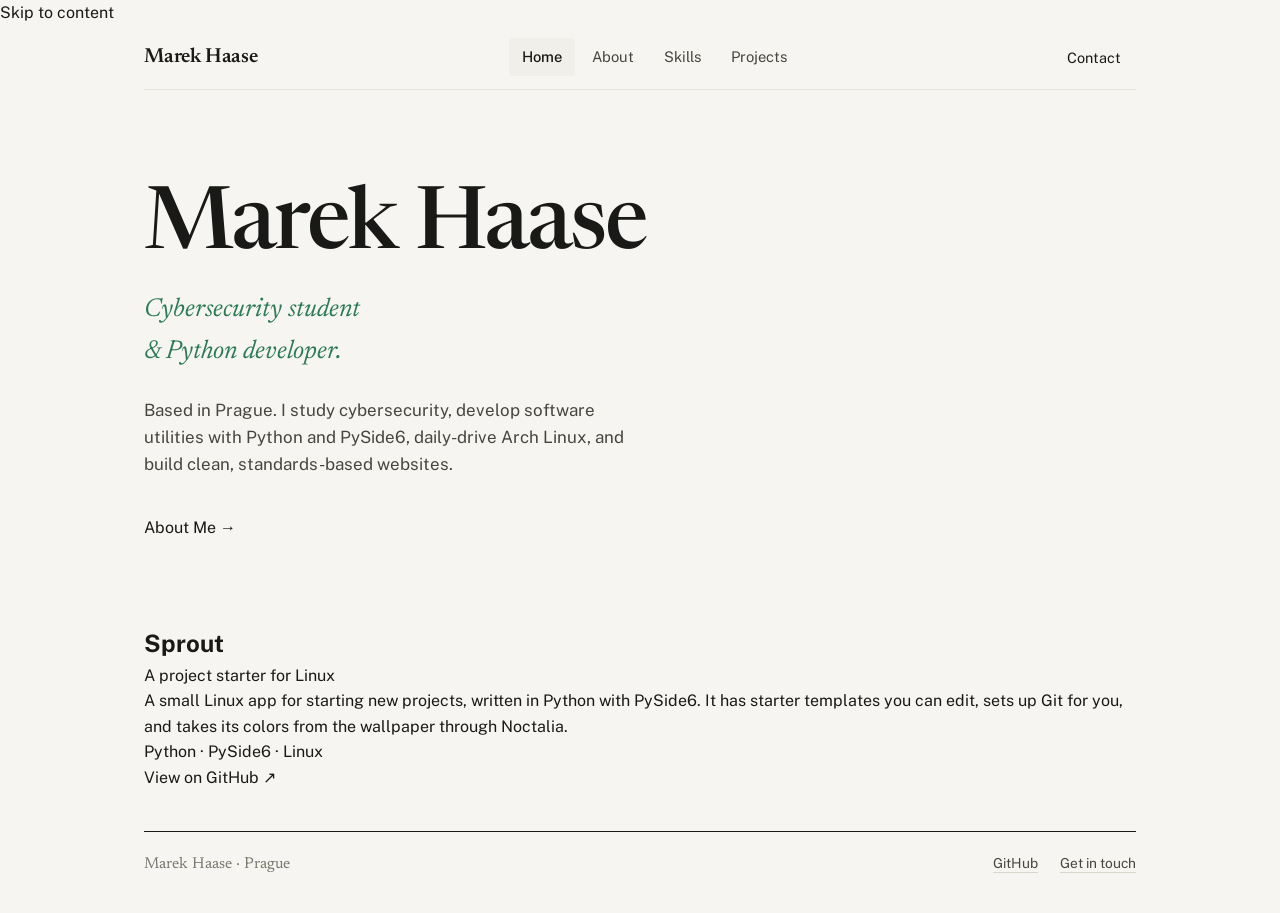
<file: index.html>
<!DOCTYPE html>
<html lang="en">
<head>
<meta charset="UTF-8">
<meta name="viewport" content="width=device-width, initial-scale=1.0">
<title>Marek Haase — Cybersecurity Student & Developer</title>
<meta name="description" content="Portfolio of Marek Haase: Cybersecurity student at Smíchovská střední průmyslová škola. Python, Linux and web development.">
<meta name="theme-color" content="#f3f0e8">
<meta property="og:title" content="Marek Haase — Portfolio">
<meta property="og:description" content="Portfolio of Marek Haase: Cybersecurity student at Smíchovská střední průmyslová škola. Python, Linux and web development.">
<meta property="og:type" content="website">
<link rel="icon" href="data:image/svg+xml,%3Csvg xmlns='http://www.w3.org/2000/svg' viewBox='0 0 64 64'%3E%3Crect width='64' height='64' rx='12' fill='%2314171f'/%3E%3Ctext x='32' y='42' font-family='monospace' font-size='26' font-weight='600' text-anchor='middle' fill='%23f1f3f7'%3EMH%3C/text%3E%3C/svg%3E">
<link rel="stylesheet" href="style.css">
<link rel="preconnect" href="https://fonts.googleapis.com">
<link rel="preconnect" href="https://fonts.gstatic.com" crossorigin>
<link href="https://fonts.googleapis.com/css2?family=JetBrains+Mono:wght@400;500&family=Newsreader:ital,opsz,wght@0,6..72,400;0,6..72,500;0,6..72,600;1,6..72,400&family=Public+Sans:wght@400;500;600&display=swap" rel="stylesheet">
</head>
<body>
<a class="skip-link" href="#main">Skip to content</a>

<header class="nav">
  <div class="container nav-inner">
    <a href="index.html" class="logo" aria-label="Marek Haase – Home">
      Marek Haase
    </a>
    <nav class="nav-links" aria-label="Main navigation">
      <a href="index.html" class="active" aria-current="page">Home</a>
      <a href="about.html">About</a>
      <a href="services.html">Skills</a>
      <a href="projects.html">Projects</a>
    </nav>
    <a href="contact.html" class="nav-cta">Contact</a>
  </div>
</header>

<main id="main">
<section class="hero">
  <div class="container">
    <h1 class="hero-title">Marek Haase</h1>
    <div class="intro-grid">
      <p class="hero-subtitle">Cybersecurity student<br>&amp; Python developer.</p>
      <div>
        <p class="hero-desc">Based in Prague. I study cybersecurity, develop software utilities with Python and PySide6, daily-drive Arch Linux, and build clean, standards-based websites.</p>
        <a href="about.html" class="text-link">About Me <span aria-hidden="true">→</span></a>
      </div>
    </div>
  </div>
</section>
<section class="featured container" aria-labelledby="sprout-title">
  <div class="featured-copy">
    <h2 id="sprout-title">Sprout</h2>
    <p class="project-context">A project starter for Linux</p>
    <p>A small Linux app for starting new projects, written in Python with PySide6. It has starter templates you can edit, sets up Git for you, and takes its colors from the wallpaper through Noctalia.</p>
    <p class="project-tools">Python · PySide6 · Linux</p>
    <a class="text-link" href="https://github.com/marekhaase/Sprout" target="_blank" rel="noopener noreferrer">View on GitHub <span aria-hidden="true">↗</span></a>
  </div>
</section>
</main>
<footer class="footer">
  <div class="container footer-inner">
    <span>Marek Haase · Prague</span>
    <div class="footer-links">
      <a href="https://github.com/marekhaase" target="_blank" rel="noopener noreferrer">GitHub</a>
      <a href="contact.html">Get in touch</a>
    </div>
  </div>
</footer>

</body>
</html>
</file>
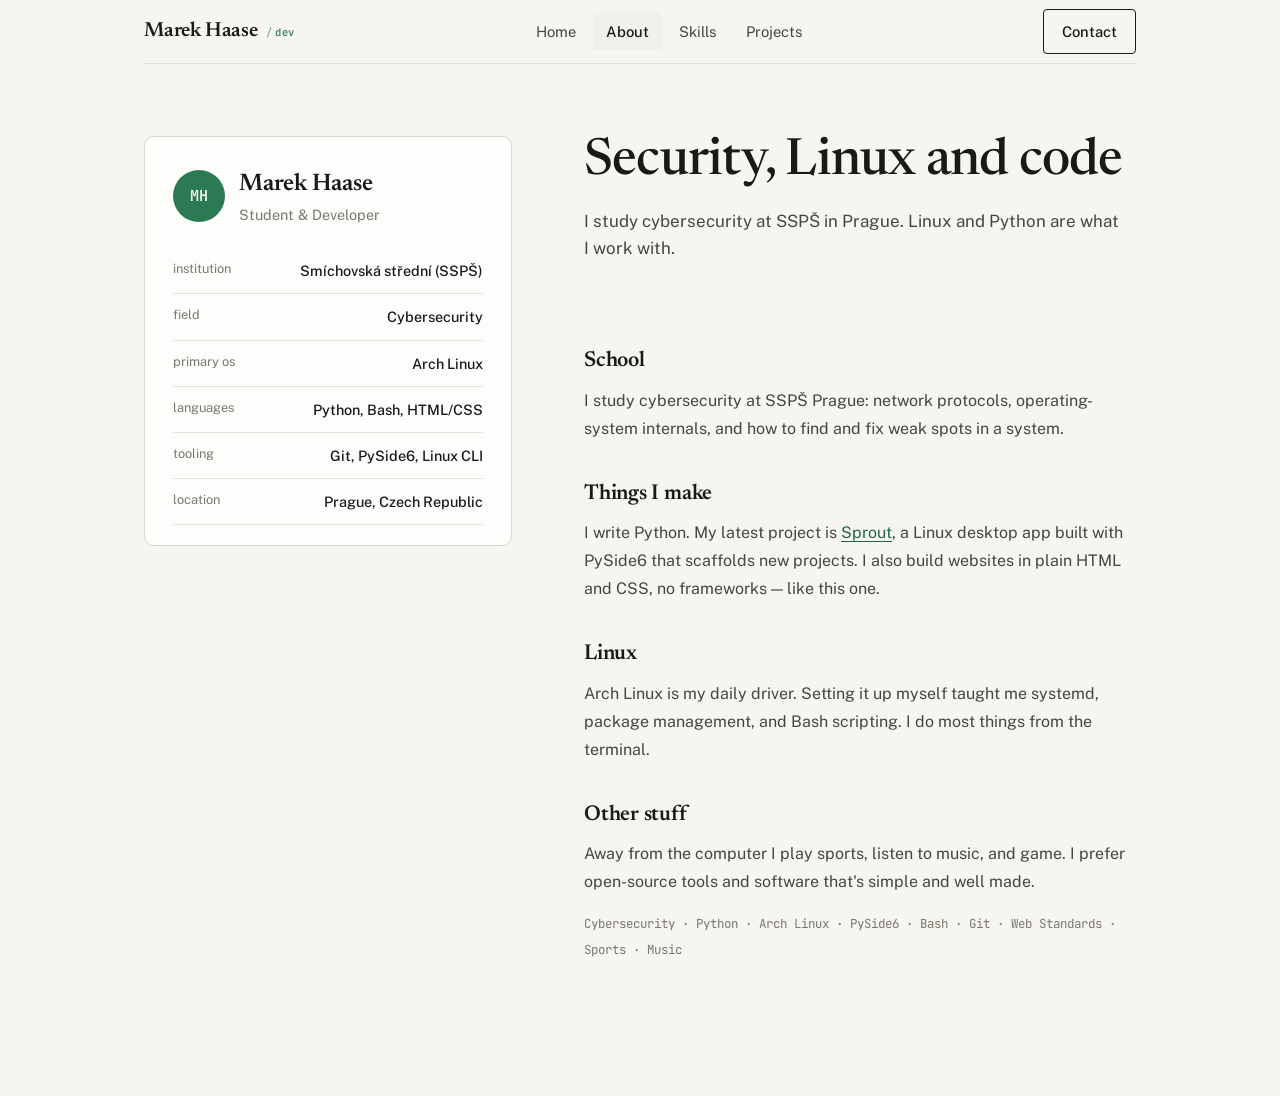
<file: about.html>
<!DOCTYPE html>
<html lang="en">
<head>
<meta charset="UTF-8">
<meta name="viewport" content="width=device-width, initial-scale=1.0">
<title>Marek Haase — About</title>
<meta name="description" content="About Marek Haase: Cybersecurity student at Smíchovská střední průmyslová škola, developer, and Linux enthusiast.">
<meta name="theme-color" content="#f3f0e8">
<meta property="og:title" content="Marek Haase — About">
<meta property="og:description" content="About Marek Haase: Cybersecurity student at Smíchovská střední průmyslová škola, developer, and Linux enthusiast.">
<meta property="og:type" content="website">
<link rel="icon" href="data:image/svg+xml,%3Csvg xmlns='http://www.w3.org/2000/svg' viewBox='0 0 64 64'%3E%3Crect width='64' height='64' rx='12' fill='%2314171f'/%3E%3Ctext x='32' y='42' font-family='monospace' font-size='26' font-weight='600' text-anchor='middle' fill='%23f1f3f7'%3EMH%3C/text%3E%3C/svg%3E">
<link rel="stylesheet" href="style.css">
<link rel="preconnect" href="https://fonts.googleapis.com">
<link rel="preconnect" href="https://fonts.gstatic.com" crossorigin>
<link href="https://fonts.googleapis.com/css2?family=JetBrains+Mono:wght@400;500&family=Newsreader:ital,opsz,wght@0,6..72,400;0,6..72,500;0,6..72,600;1,6..72,400&family=Public+Sans:wght@400;500;600&display=swap" rel="stylesheet">
</head>
<body>

<header class="nav">
  <div class="container nav-inner">
    <a href="index.html" class="logo" aria-label="Marek Haase – Home">
      Marek Haase <span class="logo-badge">dev</span>
    </a>
    <nav class="nav-links" aria-label="Main navigation">
      <a href="index.html">Home</a>
      <a href="about.html" class="active" aria-current="page">About</a>
      <a href="services.html">Skills</a>
      <a href="projects.html">Projects</a>
    </nav>
    <a href="contact.html" class="btn btn-outline nav-cta">Contact</a>
  </div>
</header>

<main>
<section class="section">
  <div class="container about-grid">
    <aside class="about-profile-card">
      <div class="about-avatar-block">
        <div class="about-avatar">MH</div>
        <div>
          <h3>Marek Haase</h3>
          <p class="role">Student & Developer</p>
        </div>
      </div>
      <ul class="about-facts">
        <li><span>institution</span><span>Smíchovská střední (SSPŠ)</span></li>
        <li><span>field</span><span>Cybersecurity</span></li>
        <li><span>primary os</span><span>Arch Linux</span></li>
        <li><span>languages</span><span>Python, Bash, HTML/CSS</span></li>
        <li><span>tooling</span><span>Git, PySide6, Linux CLI</span></li>
        <li><span>location</span><span>Prague, Czech Republic</span></li>
      </ul>
    </aside>

    <div class="about-narrative">
      <div>
        <h1 class="section-title">Security, Linux and code</h1>
        <p class="section-sub">I study cybersecurity at SSPŠ in Prague. Linux and Python are what I work with.</p>
      </div>

      <div class="about-block">
        <h4>School</h4>
        <p>I study cybersecurity at SSPŠ Prague: network protocols, operating-system internals, and how to find and fix weak spots in a system.</p>
      </div>

      <div class="about-block">
        <h4>Things I make</h4>
        <p>I write Python. My latest project is <a href="https://github.com/marekhaase/Sprout" target="_blank" rel="noopener noreferrer" style="color:var(--accent-hover);text-decoration:underline;text-underline-offset:3px;">Sprout</a>, a Linux desktop app built with PySide6 that scaffolds new projects. I also build websites in plain HTML and CSS, no frameworks — like this one.</p>
      </div>

      <div class="about-block">
        <h4>Linux</h4>
        <p>Arch Linux is my daily driver. Setting it up myself taught me systemd, package management, and Bash scripting. I do most things from the terminal.</p>
      </div>

      <div class="about-block">
        <h4>Other stuff</h4>
        <p>Away from the computer I play sports, listen to music, and game. I prefer open-source tools and software that's simple and well made.</p>
        <div class="chips">
          <span class="chip">Cybersecurity</span>
          <span class="chip">Python</span>
          <span class="chip">Arch Linux</span>
          <span class="chip">PySide6</span>
          <span class="chip">Bash</span>
          <span class="chip">Git</span>
          <span class="chip">Web Standards</span>
          <span class="chip">Sports</span>
          <span class="chip">Music</span>
        </div>
      </div>
    </div>
  </div>
</section>
</main>

</body>
</html>
</file>
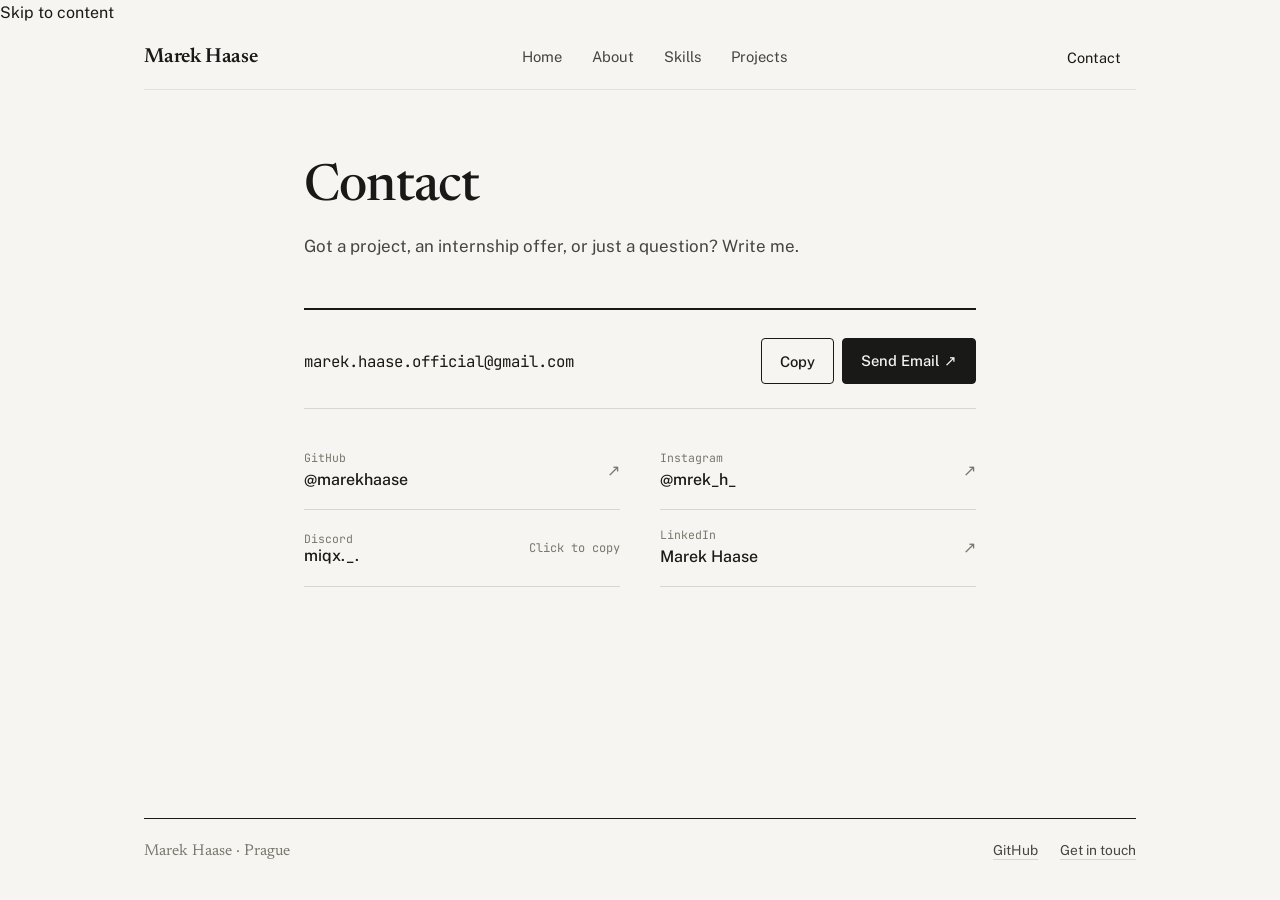
<file: contact.html>
<!DOCTYPE html>
<html lang="en">
<head>
<meta charset="UTF-8">
<meta name="viewport" content="width=device-width, initial-scale=1.0">
<title>Marek Haase — Contact</title>
<meta name="description" content="Get in touch with Marek Haase: email, GitHub, Discord, and Instagram.">
<meta name="theme-color" content="#f3f0e8">
<meta property="og:title" content="Marek Haase — Contact">
<meta property="og:description" content="Get in touch with Marek Haase: email, GitHub, Discord, and Instagram.">
<meta property="og:type" content="website">
<link rel="icon" href="data:image/svg+xml,%3Csvg xmlns='http://www.w3.org/2000/svg' viewBox='0 0 64 64'%3E%3Crect width='64' height='64' rx='12' fill='%2314171f'/%3E%3Ctext x='32' y='42' font-family='monospace' font-size='26' font-weight='600' text-anchor='middle' fill='%23f1f3f7'%3EMH%3C/text%3E%3C/svg%3E">
<link rel="stylesheet" href="style.css">
<link rel="preconnect" href="https://fonts.googleapis.com">
<link rel="preconnect" href="https://fonts.gstatic.com" crossorigin>
<link href="https://fonts.googleapis.com/css2?family=JetBrains+Mono:wght@400;500&family=Newsreader:ital,opsz,wght@0,6..72,400;0,6..72,500;0,6..72,600;1,6..72,400&family=Public+Sans:wght@400;500;600&display=swap" rel="stylesheet">
</head>
<body>
<a class="skip-link" href="#main">Skip to content</a>

<header class="nav">
  <div class="container nav-inner">
    <a href="index.html" class="logo" aria-label="Marek Haase – Home">
      Marek Haase
    </a>
    <nav class="nav-links" aria-label="Main navigation">
      <a href="index.html">Home</a>
      <a href="about.html">About</a>
      <a href="services.html">Skills</a>
      <a href="projects.html">Projects</a>
    </nav>
    <a href="contact.html" class="nav-cta active" aria-current="page">Contact</a>
  </div>
</header>

<main id="main">
<section class="section">
  <div class="container contact-layout">
    <div class="page-heading">
      <h1 class="section-title center">Contact</h1>
      <p class="section-sub center">Got a project, an internship offer, or just a question? Write me.</p>
    </div>

    <div class="contact-card">
      <div class="contact-email-box">
        <span class="contact-email-addr" id="email-text">marek.haase.official@gmail.com</span>
        <div class="contact-email-actions">
          <button type="button" class="btn btn-outline" id="copy-btn" onclick="copyEmail()">Copy</button>
          <a href="mailto:marek.haase.official@gmail.com" class="btn btn-primary">Send Email ↗</a>
        </div>
      </div>
      <p class="copy-feedback" id="copy-feedback" role="status" aria-live="polite">✓ Email copied to clipboard</p>

      <div class="contact-channels-grid">
        <a href="https://github.com/marekhaase" target="_blank" rel="noopener noreferrer" class="channel-card">
          <div class="channel-info">
            <span class="channel-label">GitHub</span>
            <span class="channel-val">@marekhaase</span>
          </div>
          <span class="channel-arrow">↗</span>
        </a>

        <a href="https://www.instagram.com/mrek_h_" target="_blank" rel="noopener noreferrer" class="channel-card">
          <div class="channel-info">
            <span class="channel-label">Instagram</span>
            <span class="channel-val">@mrek_h_</span>
          </div>
          <span class="channel-arrow">↗</span>
        </a>

        <button type="button" class="channel-card" id="discord-card" onclick="copyDiscord()" aria-label="Copy Discord username miqx._.">
          <div class="channel-info">
            <span class="channel-label">Discord</span>
            <span class="channel-val">miqx._.</span>
          </div>
          <span class="channel-arrow" id="discord-badge" style="font-size:0.75rem; color:var(--text-muted); font-family:var(--font-mono);">Click to copy</span>
        </button>

        <a href="https://www.linkedin.com/in/marek-haase-98a2bb434" target="_blank" rel="noopener noreferrer" class="channel-card">
          <div class="channel-info">
            <span class="channel-label">LinkedIn</span>
            <span class="channel-val">Marek Haase</span>
          </div>
          <span class="channel-arrow">↗</span>
        </a>
      </div>
    </div>
  </div>
</section>
</main>
<footer class="footer">
  <div class="container footer-inner">
    <span>Marek Haase · Prague</span>
    <div class="footer-links">
      <a href="https://github.com/marekhaase" target="_blank" rel="noopener noreferrer">GitHub</a>
      <a href="contact.html">Get in touch</a>
    </div>
  </div>
</footer>

<script>
function copyEmail() {
  const email = document.getElementById('email-text').innerText;
  Promise.resolve().then(() => navigator.clipboard.writeText(email)).then(() => {
    const feedback = document.getElementById('copy-feedback');
    const btn = document.getElementById('copy-btn');
    feedback.innerText = '✓ Email copied to clipboard';
    feedback.style.display = 'block';
    btn.innerText = 'Copied!';
    setTimeout(() => {
      feedback.style.display = 'none';
      btn.innerText = 'Copy';
    }, 2500);
  }).catch(() => {
    const feedback = document.getElementById('copy-feedback');
    feedback.innerText = 'Could not copy. Select the address or username and copy it manually.';
    feedback.style.display = 'block';
  });
}

function copyDiscord() {
  const discordUser = 'miqx._.';
  Promise.resolve().then(() => navigator.clipboard.writeText(discordUser)).then(() => {
    const feedback = document.getElementById('copy-feedback');
    const badge = document.getElementById('discord-badge');
    feedback.innerText = '✓ Discord username (miqx._.) copied to clipboard';
    feedback.style.display = 'block';
    badge.innerText = 'Copied!';
    badge.style.color = 'var(--emerald)';
    setTimeout(() => {
      feedback.style.display = 'none';
      badge.innerText = 'Click to copy';
      badge.style.color = 'var(--text-muted)';
    }, 2500);
  }).catch(() => {
    const feedback = document.getElementById('copy-feedback');
    feedback.innerText = 'Could not copy. Select the address or username and copy it manually.';
    feedback.style.display = 'block';
  });
}
</script>

</body>
</html>
</file>
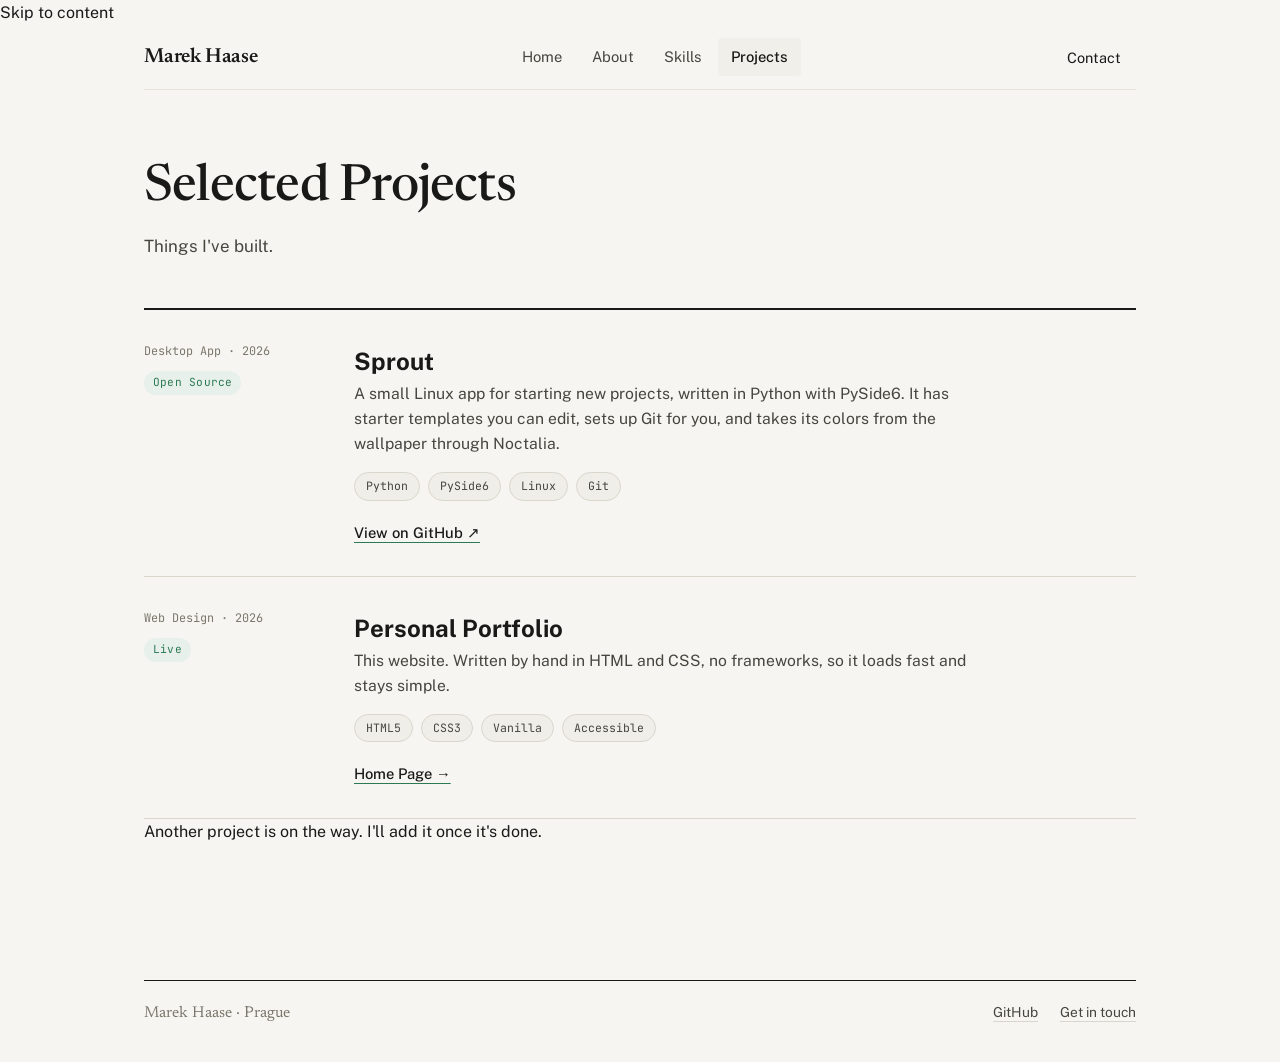
<file: projects.html>
<!DOCTYPE html>
<html lang="en">
<head>
<meta charset="UTF-8">
<meta name="viewport" content="width=device-width, initial-scale=1.0">
<title>Marek Haase — Selected Projects</title>
<meta name="description" content="Selected software and web projects by Marek Haase, including Sprout and personal portfolio.">
<meta name="theme-color" content="#f3f0e8">
<meta property="og:title" content="Marek Haase — Projects">
<meta property="og:description" content="Selected software and web projects by Marek Haase, including Sprout and personal portfolio.">
<meta property="og:type" content="website">
<link rel="icon" href="data:image/svg+xml,%3Csvg xmlns='http://www.w3.org/2000/svg' viewBox='0 0 64 64'%3E%3Crect width='64' height='64' rx='12' fill='%2314171f'/%3E%3Ctext x='32' y='42' font-family='monospace' font-size='26' font-weight='600' text-anchor='middle' fill='%23f1f3f7'%3EMH%3C/text%3E%3C/svg%3E">
<link rel="stylesheet" href="style.css">
<link rel="preconnect" href="https://fonts.googleapis.com">
<link rel="preconnect" href="https://fonts.gstatic.com" crossorigin>
<link href="https://fonts.googleapis.com/css2?family=JetBrains+Mono:wght@400;500&family=Newsreader:ital,opsz,wght@0,6..72,400;0,6..72,500;0,6..72,600;1,6..72,400&family=Public+Sans:wght@400;500;600&display=swap" rel="stylesheet">
</head>
<body>
<a class="skip-link" href="#main">Skip to content</a>

<header class="nav">
  <div class="container nav-inner">
    <a href="index.html" class="logo" aria-label="Marek Haase – Home">
      Marek Haase
    </a>
    <nav class="nav-links" aria-label="Main navigation">
      <a href="index.html">Home</a>
      <a href="about.html">About</a>
      <a href="services.html">Skills</a>
      <a href="projects.html" class="active" aria-current="page">Projects</a>
    </nav>
    <a href="contact.html" class="nav-cta">Contact</a>
  </div>
</header>

<main id="main">
<section class="section">
  <div class="container">
    <div class="page-heading">
      <h1 class="section-title center">Selected Projects</h1>
      <p class="section-sub center">Things I've built.</p>
    </div>

    <div class="projects-grid">
      <div class="project-card">
        <div class="project-card-header">
          <span class="project-meta">Desktop App · 2026</span>
          <span class="project-badge">Open Source</span>
        </div>
        <h2>Sprout</h2>
        <p>A small Linux app for starting new projects, written in Python with PySide6. It has starter templates you can edit, sets up Git for you, and takes its colors from the wallpaper through Noctalia.</p>
        <div class="project-tags">
          <span class="project-tag">Python</span>
          <span class="project-tag">PySide6</span>
          <span class="project-tag">Linux</span>
          <span class="project-tag">Git</span>
        </div>
        <a class="project-link-cta" href="https://github.com/marekhaase/Sprout" target="_blank" rel="noopener noreferrer">
          View on GitHub ↗
        </a>
      </div>

      <div class="project-card">
        <div class="project-card-header">
          <span class="project-meta">Web Design · 2026</span>
          <span class="project-badge">Live</span>
        </div>
        <h2>Personal Portfolio</h2>
        <p>This website. Written by hand in HTML and CSS, no frameworks, so it loads fast and stays simple.</p>
        <div class="project-tags">
          <span class="project-tag">HTML5</span>
          <span class="project-tag">CSS3</span>
          <span class="project-tag">Vanilla</span>
          <span class="project-tag">Accessible</span>
        </div>
        <a class="project-link-cta" href="index.html">
          Home Page →
        </a>
      </div>

    </div>
    <p class="work-note">Another project is on the way. I'll add it once it's done.</p>
  </div>
</section>
</main>
<footer class="footer">
  <div class="container footer-inner">
    <span>Marek Haase · Prague</span>
    <div class="footer-links">
      <a href="https://github.com/marekhaase" target="_blank" rel="noopener noreferrer">GitHub</a>
      <a href="contact.html">Get in touch</a>
    </div>
  </div>
</footer>

</body>
</html>
</file>
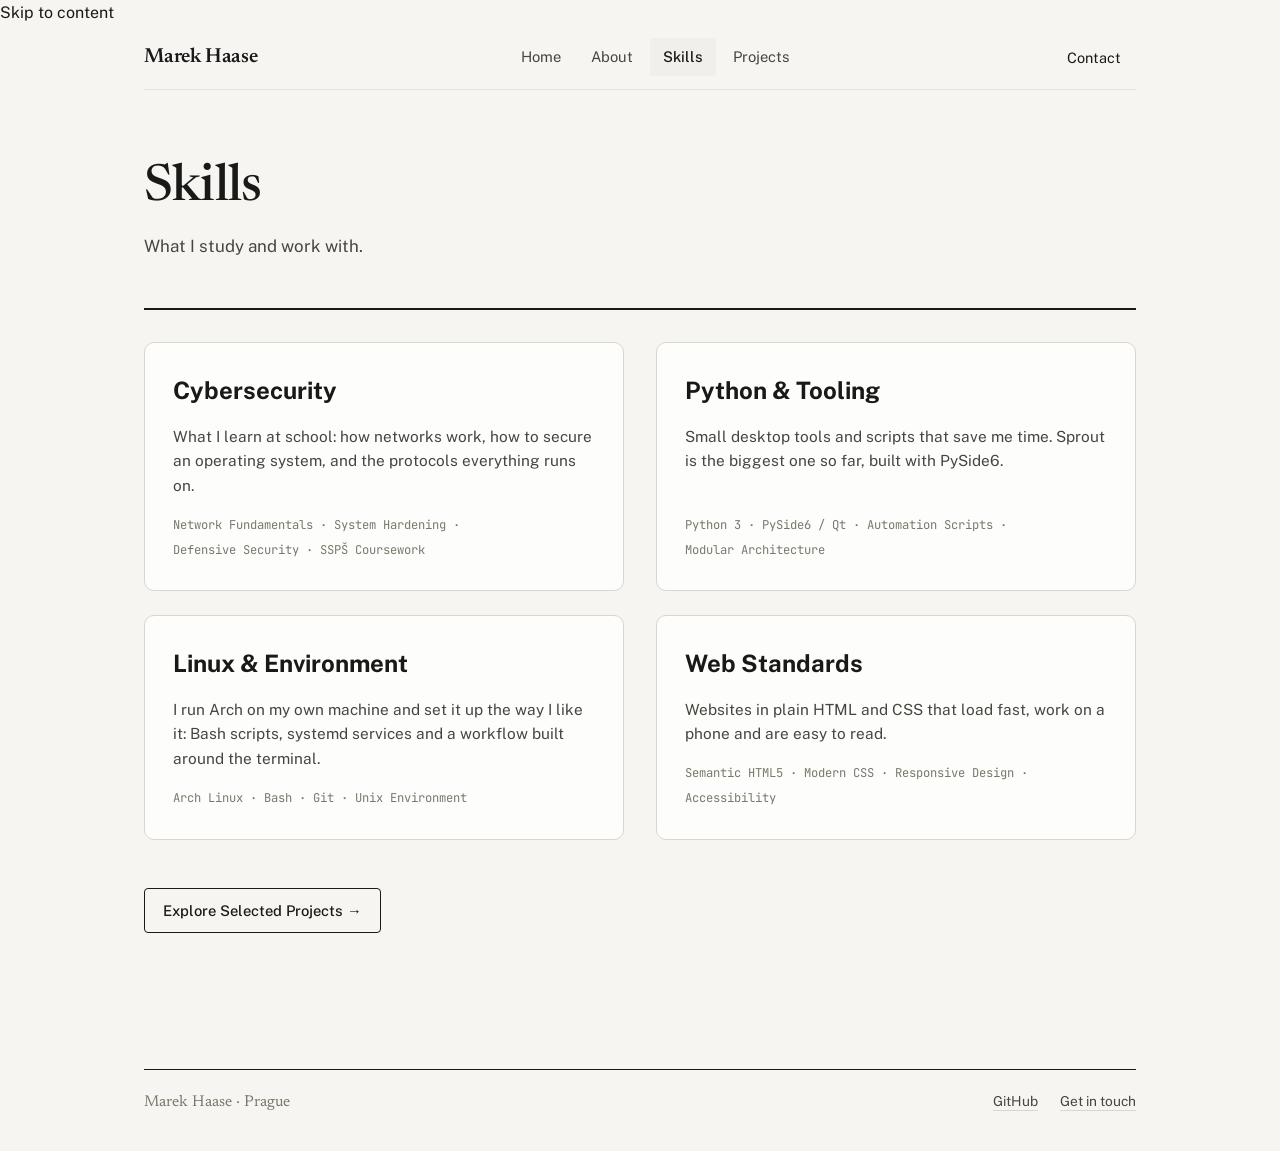
<file: services.html>
<!DOCTYPE html>
<html lang="en">
<head>
<meta charset="UTF-8">
<meta name="viewport" content="width=device-width, initial-scale=1.0">
<title>Marek Haase — Skills & Technical Focus</title>
<meta name="description" content="Technical disciplines and technologies Marek Haase works with: Cybersecurity, Python, Linux, and Web Standards.">
<meta name="theme-color" content="#f3f0e8">
<meta property="og:title" content="Marek Haase — Skills">
<meta property="og:description" content="Technical disciplines and technologies Marek Haase works with: Cybersecurity, Python, Linux, and Web Standards.">
<meta property="og:type" content="website">
<link rel="icon" href="data:image/svg+xml,%3Csvg xmlns='http://www.w3.org/2000/svg' viewBox='0 0 64 64'%3E%3Crect width='64' height='64' rx='12' fill='%2314171f'/%3E%3Ctext x='32' y='42' font-family='monospace' font-size='26' font-weight='600' text-anchor='middle' fill='%23f1f3f7'%3EMH%3C/text%3E%3C/svg%3E">
<link rel="stylesheet" href="style.css">
<link rel="preconnect" href="https://fonts.googleapis.com">
<link rel="preconnect" href="https://fonts.gstatic.com" crossorigin>
<link href="https://fonts.googleapis.com/css2?family=JetBrains+Mono:wght@400;500&family=Newsreader:ital,opsz,wght@0,6..72,400;0,6..72,500;0,6..72,600;1,6..72,400&family=Public+Sans:wght@400;500;600&display=swap" rel="stylesheet">
</head>
<body>
<a class="skip-link" href="#main">Skip to content</a>

<header class="nav">
  <div class="container nav-inner">
    <a href="index.html" class="logo" aria-label="Marek Haase – Home">
      Marek Haase
    </a>
    <nav class="nav-links" aria-label="Main navigation">
      <a href="index.html">Home</a>
      <a href="about.html">About</a>
      <a href="services.html" class="active" aria-current="page">Skills</a>
      <a href="projects.html">Projects</a>
    </nav>
    <a href="contact.html" class="nav-cta">Contact</a>
  </div>
</header>

<main id="main">
<section class="section">
  <div class="container">
    <div class="page-heading">
      <h1 class="section-title center">Skills</h1>
      <p class="section-sub center">What I study and work with.</p>
    </div>

    <div class="cards-grid">
      <div class="skill-card">
        <div class="skill-card-top">
          <h2>Cybersecurity</h2>
        </div>
        <p>What I learn at school: how networks work, how to secure an operating system, and the protocols everything runs on.</p>
        <div class="skill-pills">
          <span class="skill-pill">Network Fundamentals</span>
          <span class="skill-pill">System Hardening</span>
          <span class="skill-pill">Defensive Security</span>
          <span class="skill-pill">SSPŠ Coursework</span>
        </div>
      </div>

      <div class="skill-card">
        <div class="skill-card-top">
          <h2>Python & Tooling</h2>
        </div>
        <p>Small desktop tools and scripts that save me time. Sprout is the biggest one so far, built with PySide6.</p>
        <div class="skill-pills">
          <span class="skill-pill">Python 3</span>
          <span class="skill-pill">PySide6 / Qt</span>
          <span class="skill-pill">Automation Scripts</span>
          <span class="skill-pill">Modular Architecture</span>
        </div>
      </div>

      <div class="skill-card">
        <div class="skill-card-top">
          <h2>Linux & Environment</h2>
        </div>
        <p>I run Arch on my own machine and set it up the way I like it: Bash scripts, systemd services and a workflow built around the terminal.</p>
        <div class="skill-pills">
          <span class="skill-pill">Arch Linux</span>
          <span class="skill-pill">Bash</span>
          <span class="skill-pill">Git</span>
          <span class="skill-pill">Unix Environment</span>
        </div>
      </div>

      <div class="skill-card">
        <div class="skill-card-top">
          <h2>Web Standards</h2>
        </div>
        <p>Websites in plain HTML and CSS that load fast, work on a phone and are easy to read.</p>
        <div class="skill-pills">
          <span class="skill-pill">Semantic HTML5</span>
          <span class="skill-pill">Modern CSS</span>
          <span class="skill-pill">Responsive Design</span>
          <span class="skill-pill">Accessibility</span>
        </div>
      </div>
    </div>

    <div class="services-actions">
      <a href="projects.html" class="btn btn-outline">Explore Selected Projects →</a>
    </div>
  </div>
</section>
</main>
<footer class="footer">
  <div class="container footer-inner">
    <span>Marek Haase · Prague</span>
    <div class="footer-links">
      <a href="https://github.com/marekhaase" target="_blank" rel="noopener noreferrer">GitHub</a>
      <a href="contact.html">Get in touch</a>
    </div>
  </div>
</footer>

</body>
</html>
</file>
<file: style.css>
/* ============================================================
   Marek Haase — Portfolio
   Design: editorial-technical. Neutral paper base, one deep
   green accent (terminal/security echo), hairline rules that
   align to a 12-col grid. Light + dark.
   ============================================================ */

/* ---------- TOKENS ---------- */
:root {
  --bg: #f6f5f1;
  --bg-subtle: #efeee8;
  --surface: #fdfdfb;
  --surface-raised: #ffffff;
  --surface-hover: #f0efe9;

  --border: #d9d7cc;
  --border-subtle: #e5e3d9;
  --border-strong: #191918;
  --border-focus: #2c7a54;

  --text: #191918;
  --text-secondary: #46463f;
  --text-muted: #7a786c;

  --accent: #2c7a54;
  --accent-hover: #236444;
  --accent-soft: #e7f0ea;
  --accent-border: #2c7a54;

  --on-accent: #f6f5f1;

  --radius-sm: 4px;
  --radius-md: 6px;
  --radius-lg: 10px;

  --font-sans: 'Public Sans', -apple-system, 'Segoe UI', Helvetica, Arial, sans-serif;
  --font-serif: 'Newsreader', Georgia, 'Times New Roman', serif;
  --font-mono: 'JetBrains Mono', ui-monospace, Menlo, Consolas, monospace;
}

@media (prefers-color-scheme: dark) {
  :root {
    --bg: #141413;
    --bg-subtle: #1b1b19;
    --surface: #1d1d1b;
    --surface-raised: #222220;
    --surface-hover: #2a2a27;
    --border: #32322e;
    --border-subtle: #262624;
    --border-strong: #e8e6df;
    --border-focus: #6fbf93;
    --text: #e8e6df;
    --text-secondary: #b4b1a5;
    --text-muted: #85826f;
    --accent: #6fbf93;
    --accent-hover: #8ccda9;
    --accent-soft: #1d2c25;
    --accent-border: #6fbf93;
    --on-accent: #141413;
  }
  html { color-scheme: dark; }
}

* { margin: 0; padding: 0; box-sizing: border-box; }

html { color-scheme: light; }

body {
  min-height: 100vh;
  min-height: 100dvh;
  display: flex;
  flex-direction: column;
  background: var(--bg);
  color: var(--text);
  font-family: var(--font-sans);
  font-size: 16px;
  line-height: 1.6;
  -webkit-font-smoothing: antialiased;
}

main { flex: 1; display: flex; flex-direction: column; }

.container { max-width: 1040px; margin: 0 auto; padding: 0 24px; width: 100%; }

a { color: inherit; text-decoration: none; }

:focus-visible { outline: 2px solid var(--accent); outline-offset: 3px; }

::selection { background: var(--accent); color: var(--on-accent); }

/* ---------- TYPOGRAPHY ---------- */
.eyebrow {
  font-family: var(--font-mono);
  font-size: 0.78rem;
  letter-spacing: 0.08em;
  text-transform: uppercase;
  color: var(--accent);
  margin-bottom: 14px;
  display: inline-flex;
  align-items: center;
  gap: 10px;
}
.eyebrow::before {
  content: "";
  width: 22px;
  height: 1px;
  background: var(--accent);
  display: inline-block;
}

.section-title {
  font-family: var(--font-serif);
  font-size: clamp(2.1rem, 4.4vw, 3.2rem);
  font-weight: 500;
  line-height: 1.05;
  letter-spacing: -0.015em;
  text-wrap: balance;
  margin-bottom: 18px;
}

.section-sub {
  color: var(--text-secondary);
  font-size: 1.06rem;
  max-width: 54ch;
  margin-bottom: 48px;
}

/* page headers: keep left-aligned, kill the old inline centering hacks */
.section .container > div[style*="text-align: center"] {
  text-align: left !important;
  margin-left: 0 !important;
  margin-right: 0 !important;
  max-width: 100% !important;
}
.section .container > div[style*="text-align: center"] .eyebrow { display: inline-flex; }

/* ---------- NAV ---------- */
.nav {
  position: sticky;
  top: 0;
  z-index: 20;
  background: color-mix(in srgb, var(--bg) 86%, transparent);
  backdrop-filter: blur(10px);
  -webkit-backdrop-filter: blur(10px);
}

.nav-inner {
  display: flex; align-items: center; justify-content: space-between;
  height: 64px; gap: 20px;
  border-bottom: 1px solid var(--border-subtle);
}

.logo { font-family: var(--font-serif); font-size: 1.28rem; font-weight: 600; display: inline-flex; align-items: baseline; gap: 8px; letter-spacing: -0.01em; }

.logo-badge { font-family: var(--font-mono); font-size: 0.66rem; color: var(--accent); font-weight: 500; letter-spacing: 0.04em; }
.logo-badge::before { content: "/"; margin-right: 3px; opacity: 0.6; }

.nav-links { display: flex; align-items: center; gap: 4px; font-size: 0.92rem; }

.nav-links a {
  padding: 7px 13px;
  color: var(--text-secondary);
  border-radius: var(--radius-sm);
  transition: color 0.14s ease, background 0.14s ease;
}
.nav-links a:hover { color: var(--text); background: var(--surface-hover); }
.nav-links a.active { color: var(--text); background: var(--surface-hover); font-weight: 500; }

.nav-cta { font-size: 0.9rem; padding: 7px 15px; }

@media (max-width: 760px) {
  .nav-inner { height: auto; flex-wrap: wrap; padding-top: 12px; padding-bottom: 12px; }
  .nav-links { order: 3; width: 100%; overflow-x: auto; scrollbar-width: none; }
  .nav-links::-webkit-scrollbar { display: none; }
  .nav-links a { white-space: nowrap; }
}

/* ---------- BUTTONS ---------- */
.btn {
  display: inline-flex; align-items: center; justify-content: center; gap: 8px;
  padding: 10px 18px;
  font-family: inherit; font-size: 0.92rem; font-weight: 500;
  cursor: pointer; white-space: nowrap;
  border: 1px solid var(--border-strong);
  border-radius: var(--radius-sm);
  transition: background 0.14s ease, color 0.14s ease, border-color 0.14s ease, transform 0.14s ease;
}
.btn-primary { background: var(--text); color: var(--bg); }
.btn-primary:hover { background: var(--accent); border-color: var(--accent); color: var(--on-accent); transform: translateY(-1px); }
.btn-outline { background: transparent; color: var(--text); }
.btn-outline:hover { background: var(--text); color: var(--bg); transform: translateY(-1px); }
.btn-ghost {
  border-color: transparent; background: transparent; color: var(--text-secondary);
  text-decoration: underline; text-underline-offset: 4px; padding: 10px 6px;
}
.btn-ghost:hover { color: var(--accent); }

/* ---------- HERO ---------- */
.hero { padding: 96px 0 84px; display: flex; align-items: center; }
main > .hero { flex: 1; }

.hero-grid { display: grid; grid-template-columns: 1.3fr 0.7fr; gap: 72px; align-items: start; }

.status-badge {
  display: block;
  font-family: var(--font-mono); font-size: 0.76rem; color: var(--text-muted);
  margin-bottom: 30px;
}
.status-dot { display: none; }

.hero-title {
  font-family: var(--font-serif);
  font-size: clamp(3.1rem, 7.2vw, 5.4rem);
  font-weight: 500; line-height: 0.98; letter-spacing: -0.022em;
  text-wrap: balance;
  margin-bottom: 20px;
}

.hero-subtitle {
  font-family: var(--font-serif); font-style: italic;
  font-size: clamp(1.3rem, 2.4vw, 1.62rem);
  color: var(--accent);
  margin-bottom: 24px;
}

.hero-desc { color: var(--text-secondary); font-size: 1.06rem; margin-bottom: 36px; max-width: 48ch; }

.hero-actions { display: flex; gap: 12px; flex-wrap: wrap; align-items: center; }

/* ---------- SPEC TABLE (hero right) ---------- */
.spec-card {
  border: 1px solid var(--border);
  border-radius: var(--radius-lg);
  background: var(--surface);
  padding: 22px 22px 12px;
  display: flex; flex-direction: column; gap: 0;
}

.spec-header { display: flex; align-items: center; justify-content: space-between; padding-bottom: 16px; border-bottom: 1px solid var(--border-subtle); }
.spec-identity { display: flex; align-items: center; gap: 12px; }
.spec-avatar {
  display: grid; place-items: center;
  width: 42px; height: 42px; border-radius: 50%;
  background: var(--accent); color: var(--on-accent);
  font-family: var(--font-mono); font-size: 0.82rem; font-weight: 600;
  letter-spacing: 0.02em;
}
.spec-name { font-family: var(--font-serif); font-weight: 600; font-size: 1.1rem; line-height: 1.2; }
.spec-handle { font-family: var(--font-mono); font-size: 0.72rem; color: var(--text-muted); }
.spec-tag {
  font-family: var(--font-mono); font-size: 0.7rem;
  color: var(--accent); background: var(--accent-soft);
  padding: 3px 9px; border-radius: 999px; letter-spacing: 0.02em;
}

.spec-rows { display: grid; gap: 0; }
.spec-row { display: flex; justify-content: space-between; align-items: baseline; gap: 16px; font-size: 0.9rem; padding: 11px 0; border-bottom: 1px solid var(--border-subtle); }
.spec-row:last-child { border-bottom: none; }
.spec-row .spec-label { font-size: 0.8rem; color: var(--text-muted); white-space: nowrap; }
.spec-row .spec-value { text-align: right; font-weight: 500; }
.spec-row a { color: var(--accent); text-decoration: underline; text-underline-offset: 3px; }

/* ---------- SECTIONS ---------- */
.section { padding: 72px 0 96px; }

/* ---------- PROJECTS ---------- */
.projects-grid { display: grid; grid-template-columns: 1fr; gap: 0; border-top: 2px solid var(--border-strong); }

.project-card {
  display: grid;
  grid-template-columns: 170px 1fr;
  column-gap: 40px;
  padding: 32px 0;
  border-bottom: 1px solid var(--border);
}
.project-card > * { grid-column: 2; }
.project-card-header { grid-column: 1; grid-row: 1 / span 5; flex-direction: column; align-items: flex-start; gap: 10px; margin: 0; display: flex; }

.project-meta { font-family: var(--font-mono); font-size: 0.74rem; color: var(--text-muted); }
.project-badge {
  font-family: var(--font-mono); font-size: 0.7rem;
  color: var(--accent); background: var(--accent-soft);
  padding: 3px 9px; border-radius: 999px; letter-spacing: 0.02em;
}
.project-badge::before { content: ""; }
.project-badge.wip { color: var(--text-muted); background: var(--surface-hover); }

.project-card h3 { font-family: var(--font-serif); font-size: 1.7rem; font-weight: 500; margin-bottom: 10px; letter-spacing: -0.01em; }
.project-card p { color: var(--text-secondary); font-size: 0.98rem; margin-bottom: 16px; max-width: 62ch; }

.project-tags { display: flex; flex-wrap: wrap; gap: 8px; margin-bottom: 20px; }
.project-tag {
  font-family: var(--font-mono); font-size: 0.72rem;
  padding: 4px 11px; border: 1px solid var(--border);
  border-radius: 999px; color: var(--text-secondary); background: var(--bg-subtle);
}

.project-link-cta { font-size: 0.92rem; color: var(--text); text-decoration: underline; text-underline-offset: 4px; text-decoration-color: var(--accent); font-weight: 500; }
.project-card:hover .project-link-cta { color: var(--accent); }

/* ---------- SKILLS ---------- */
.cards-grid { display: grid; grid-template-columns: repeat(2, 1fr); gap: 24px 32px; border-top: 2px solid var(--border-strong); padding-top: 32px; }

.skill-card {
  padding: 28px 28px 30px;
  border: 1px solid var(--border);
  border-radius: var(--radius-lg);
  background: var(--surface);
  display: flex; flex-direction: column;
  transition: border-color 0.14s ease, transform 0.14s ease;
}
.skill-card:hover { border-color: var(--border-strong); transform: translateY(-2px); }

.skill-card-top { display: flex; align-items: center; gap: 13px; margin-bottom: 14px; }
.skill-icon {
  display: grid; place-items: center;
  width: 38px; height: 38px; border-radius: var(--radius-sm);
  background: var(--accent-soft); color: var(--accent);
}
.skill-card h3 { font-family: var(--font-serif); font-size: 1.35rem; font-weight: 600; letter-spacing: -0.01em; }
.skill-card p { color: var(--text-secondary); font-size: 0.96rem; margin-bottom: 18px; flex: 1; }

.skill-pills { display: flex; flex-wrap: wrap; gap: 6px 0; font-family: var(--font-mono); font-size: 0.76rem; color: var(--text-muted); }
.skill-pill:not(:last-child)::after { content: " · "; white-space: pre; }

.services-actions { display: flex; justify-content: flex-start; margin-top: 48px; }

/* ---------- ABOUT ---------- */
.about-grid { display: grid; grid-template-columns: 0.8fr 1.2fr; gap: 72px; align-items: start; }

.about-profile-card {
  border: 1px solid var(--border);
  border-radius: var(--radius-lg);
  background: var(--surface);
  padding: 28px 28px 20px;
}
.about-avatar-block { display: flex; align-items: center; gap: 14px; margin-bottom: 22px; }
.about-avatar {
  display: grid; place-items: center;
  width: 52px; height: 52px; border-radius: 50%;
  background: var(--accent); color: var(--on-accent);
  font-family: var(--font-mono); font-size: 0.95rem; font-weight: 600;
}
.about-profile-card h3 { font-family: var(--font-serif); font-size: 1.5rem; font-weight: 600; letter-spacing: -0.01em; }
.about-profile-card .role { color: var(--text-muted); font-size: 0.9rem; }

.about-facts { list-style: none; }
.about-facts li { display: flex; justify-content: space-between; gap: 16px; padding: 11px 0; border-bottom: 1px solid var(--border-subtle); font-size: 0.9rem; }
.about-facts li span:first-child { color: var(--text-muted); font-size: 0.8rem; }
.about-facts li span:last-child { text-align: right; font-weight: 500; }

.about-narrative { display: flex; flex-direction: column; gap: 34px; }
.about-block h4 { font-family: var(--font-serif); font-size: 1.35rem; font-weight: 600; margin-bottom: 8px; letter-spacing: -0.01em; }
.about-block p { color: var(--text-secondary); font-size: 1rem; line-height: 1.75; }
.about-block a { color: var(--accent); text-decoration: underline; text-underline-offset: 3px; }

.chips { display: flex; flex-wrap: wrap; gap: 6px 0; margin-top: 18px; font-family: var(--font-mono); font-size: 0.78rem; color: var(--text-muted); }
.chip:not(:last-child)::after { content: " · "; white-space: pre; }

/* ---------- CONTACT ---------- */
.contact-layout { max-width: 720px; margin: 0 auto; }

.contact-card { border-top: 2px solid var(--border-strong); padding: 28px 0 0; margin-bottom: 24px; }

.contact-email-box {
  display: flex; flex-wrap: wrap; align-items: center; justify-content: space-between; gap: 16px;
  padding: 0 0 24px; margin: 0 0 24px; border-bottom: 1px solid var(--border);
}
.contact-email-addr { font-family: var(--font-mono); font-size: 0.98rem; word-break: break-all; }
.contact-email-actions { display: flex; gap: 8px; }

.contact-channels-grid { display: grid; grid-template-columns: repeat(2, 1fr); gap: 0 40px; }

.channel-card {
  display: flex; align-items: center; justify-content: space-between;
  padding: 16px 0; background: none; border: 0; border-bottom: 1px solid var(--border);
  transition: color 0.12s ease;
}
button.channel-card { font-family: inherit; font-size: inherit; color: inherit; text-align: left; cursor: pointer; width: 100%; }
.channel-card:hover { background: none; }
.channel-card:hover .channel-val { color: var(--accent); }

.channel-info { display: flex; flex-direction: column; }
.channel-label { font-family: var(--font-mono); font-size: 0.72rem; color: var(--text-muted); }
.channel-val { font-size: 1rem; font-weight: 500; }
.channel-arrow { color: var(--text-muted); }
.channel-card:hover .channel-arrow { color: var(--accent); }

.copy-feedback { font-family: var(--font-mono); font-size: 0.76rem; color: var(--accent); display: none; margin: -10px 0 18px; }

/* ---------- FOOTER ---------- */
.footer { padding: 0 0 36px; margin-top: auto; }
.footer-inner {
  display: flex; justify-content: space-between; align-items: baseline; flex-wrap: wrap; gap: 12px 24px;
  border-top: 1px solid var(--border-strong);
  padding-top: 20px;
  color: var(--text-muted); font-size: 0.88rem;
}
.footer-inner > span { font-family: var(--font-serif); font-size: 0.98rem; }
.footer-links { display: flex; gap: 6px 22px; flex-wrap: wrap; align-items: baseline; font-size: 0.86rem; }
.footer-links a { color: var(--text-secondary); text-decoration: underline; text-decoration-color: var(--border); text-underline-offset: 4px; }
.footer-links a:hover { color: var(--accent); text-decoration-color: var(--accent); }
.footer-links span { font-family: var(--font-mono); font-size: 0.78rem; color: var(--text-muted); }

/* ---------- RESPONSIVE ---------- */
@media (max-width: 900px) {
  .hero-grid, .about-grid { grid-template-columns: 1fr; gap: 48px; }
  .cards-grid { grid-template-columns: 1fr; }
}
@media (max-width: 640px) {
  .hero { padding: 56px 0; }
  .project-card { grid-template-columns: 1fr; }
  .project-card > *, .project-card-header { grid-column: 1; grid-row: auto; }
  .project-card-header { flex-direction: row; gap: 14px; margin-bottom: 10px; }
  .contact-channels-grid { grid-template-columns: 1fr; }
  .contact-email-box { flex-direction: column; align-items: flex-start; }
}
@media (prefers-reduced-motion: reduce) {
  *, *::before, *::after { transition: none !important; scroll-behavior: auto !important; }
}

/* nav + footer lines line up exactly with the text column */
.nav-inner, .footer-inner { width: min(992px, calc(100% - 48px)); padding-left: 0; padding-right: 0; }

main { padding-bottom: 40px; }
</file>
